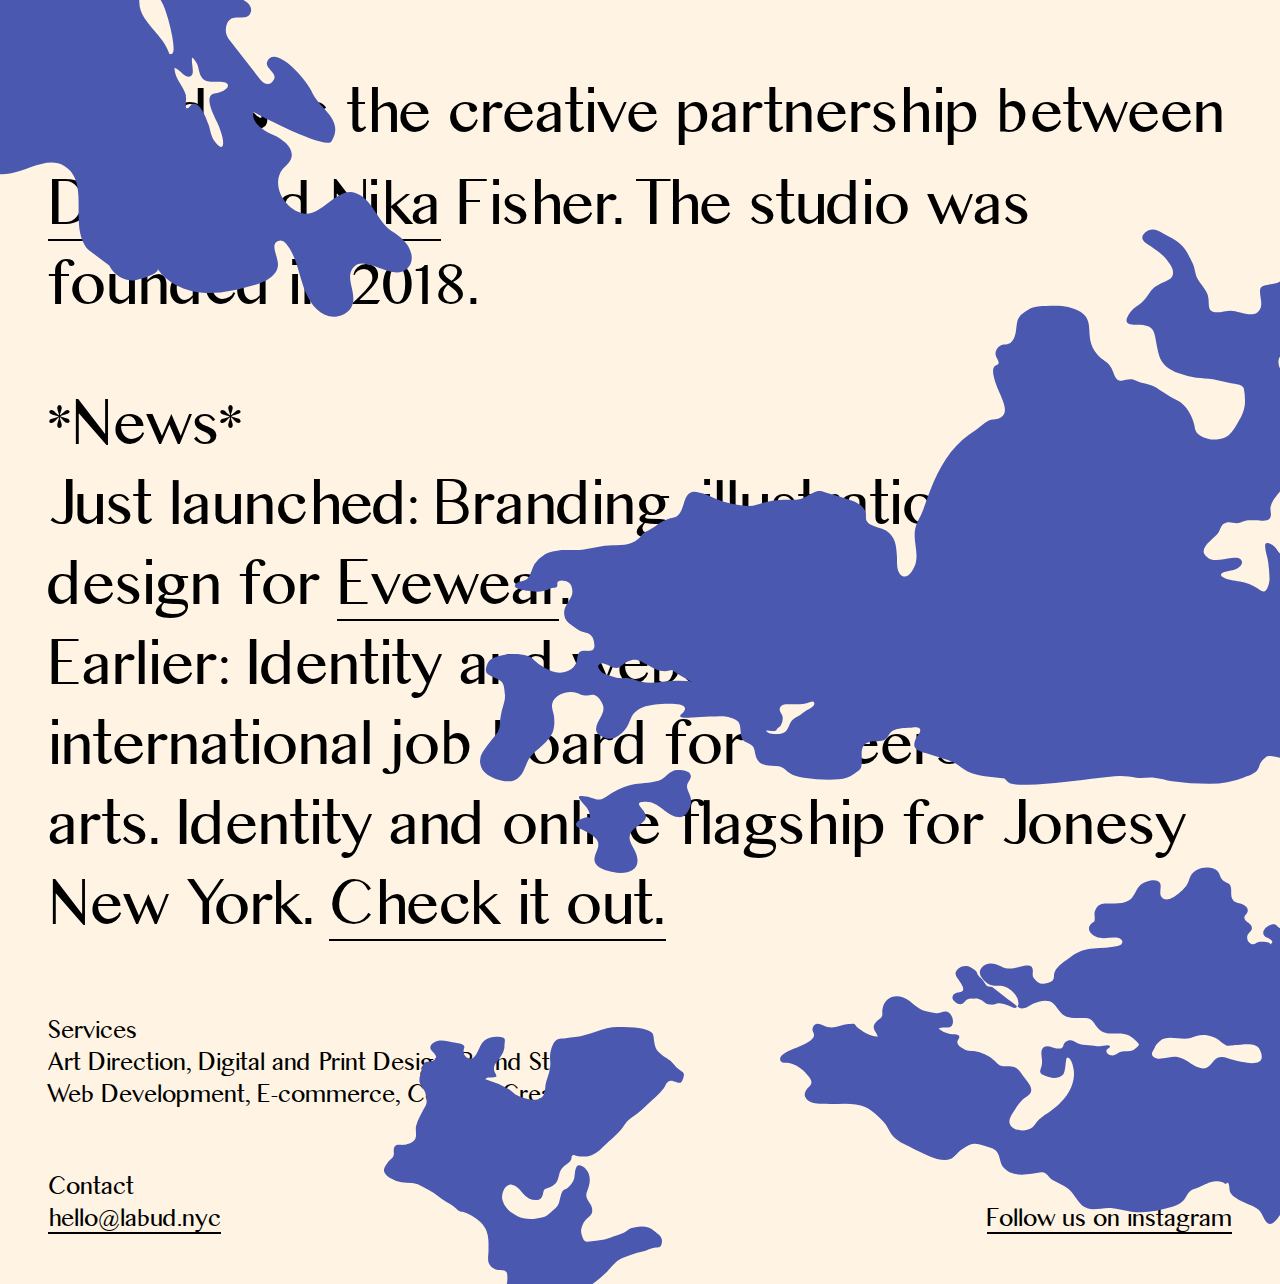
<file: index.html>
<!DOCTYPE html>
<html>
<head>
  <title>Labud | Design Studio in New York City</title>
  <!--
                                 -ymMMNdy/`
                              `yMMMMMMMMMMh/`
                              hMMMNddNMMMMMMMy:
                             oMMMd`   .hMMMMMMMs
                             mMMMh      oMMMMMM/
                             mMMMN`      .+dMMM-
                             oMMMMh`        oMMh`
      ,.                     `dMMMMm/        `+yy`
  +yhmMMMMNmdhys+:.           `hMMMMMmo.
  sMMMMMMMMMMMMMMMMNho:`        /mMMMMMMh/
   yMMMMMMMMMMMMMMMMMMMMdo.       /dMMMMMMNo`
   oMMMMMMMMMMMMMMMMMMMMMMMmo.      .omMMMMMNs`
   dMMMMMMMMMMMMMMMMMMMMMMMMMMh:       :hMMMMMN:
   dMMMMMMMMMMMMMMMMMMMMMMMMMMMMm+`      /NMMMMMs
   `yMMMMMMMMMMMMMMMMMMMMMMMMMMMMMNs.     `mMMMMMs
     :NMMMMMMMMMMMMMMMMMMMMMMMMMMMMMMy:    -MMMMMM/
      +MMMMMMMMMMMMMMMMMMMMMMMMMMMMMMMMmo-`-MMMMMMN`
       hMMMMMMMMMMMMMMMMMMMMMMMMMMMMMMMMMMMMMMMMMMM:
       .NMMMMMMMMMMMMMMMMMMMMMMMMMMMMMMMMMMMMMMMMMM/
        /MMMMMMMMMMMMMMMMMMMMMMMMMMMMMMMMMMMMMMMMMM.
         -NMMMMMMMMMMMMMMMMMMMMMMMMMMMMMMMMMMMMMMMo
          `hMMMMMMMMMMMMMMMMMMMMMMMMMMMMMMMMMMMMN+
            :dMMMMMMMMMMMMMMMMMMMMMMMMMMMMMMMMh/`
              :hMMMMMMMMMMMMMMMMMMMMMMMMMMMh+`
                `:sdNMMMMMMMMMMMMMMMMMMNd+`
                     `-/oydmmho/-...```


  Website by Labud
  -->
  <meta name="viewport" content="width=device-width, initial-scale=1.0" />
  <link rel="stylesheet" type="text/css" href="assets/main.css">
  <link rel="icon" type="image/png" href="assets/favicon.png" />
  <meta name="description" content="Labud is the creative partnership between Dylan and Nika Fisher.">
  <meta property="og:image" content="https://dcgpqqlepqtz2.cloudfront.net/etc/labud-featured-image.png" />
  <meta itemprop="image" content="https://dcgpqqlepqtz2.cloudfront.net/etc/labud-featured-image.png" />
  <meta itemprop="twitter:image" content="https://dcgpqqlepqtz2.cloudfront.net/etc/labud-featured-image.png" />
  <meta property="og:image:width" content="2796" />
  <meta property="og:image:height" content="1875" />
  <meta property="og:image:type" content="image/png" />
  <script async src="https://www.googletagmanager.com/gtag/js?id=UA-119177459-1"></script>
  <script>
    window.dataLayer = window.dataLayer || [];
    function gtag(){dataLayer.push(arguments);}
    gtag('js', new Date());
    gtag('config', 'UA-119177459-1');
  </script>
</head>
<body>
  <div class="container">
    <div class="site-content">
      <h1 class="spacing-medium">
        <span class="hoverable">Labud <span class="marker">~</span> is the creative partnership between <a class="secret" href="http://www.dylanfisher.com/" target="_blank">Dylan</a> and <a class="secret" href="https://www.nikafisher.com/" target="_blank">Nika</a> Fisher. The studio was founded in 2018.</span>
      </h1>
      <h2>
        <span class="hoverable">*News*</span><br>
        <span class="hoverable">Just launched: Branding, illustrations and site design for <a href="https://evewear.com/" target="_blank">Evewear</a>.</span><br>
        <span class="hoverable">Earlier: Identity and website for <a href="https://www.jobs.art/" target="_blank">Jobs.art</a>, an international job board for careers in the arts.</span> <span class="hoverable">Identity and online flagship for Jonesy New York. <a href="http://jonesy-nyc.com/" target="_blank">Check it out.</a></span>
      </h2>
    </div>
    <div class="footer">
      <div class="services">
        <p class="spacing-medium">
          <span class="hoverable">Services<br>Art Direction, Digital and Print Design, Brand Strategy, Web Development, E-commerce, Content Creation</span>
        </p>
        <div>
          <span class="hoverable">Contact<br><a href="">hello@labud.nyc</a></span>
        </div>
      </div>
      <div class="social">
        <a class="hoverable" href="https://www.instagram.com/labud.nyc/" target="_blank">Follow us on instagram</a>
      </div>
    </div>
    <div class="clouds back">
      <img class="cloud-3" src="assets/imgs/cloud-7.svg"/>
      <img class="cloud-6" src="assets/imgs/cloud-3.svg"/>
      <img class="cloud-4" src="assets/imgs/cloud-5.svg"/>
      <img class="cloud-5" src="assets/imgs/cloud-6.svg"/>
      <img class="cloud-8" src="assets/imgs/cloud-8.svg"/>
      <img class="cloud-9" src="assets/imgs/cloud-9.svg"/>
    </div>
  </div>
</body>
</html>
</file>
<file: assets/main.css>
@font-face {
  font-family: 'nikas-banglarelli-regular';
  src: url('fonts/banglarelli-webfont.woff2') format('woff2'),
       url('fonts/banglarelli-webfont.woff') format('woff');
  font-weight: normal;
  font-style: normal;
}

::selection {
  background-color: #FFF4E4;
}

html,
body{
  margin: 0;
  height: 100%;
}

body {
  font-family: "nikas-banglarelli-regular", arial;
  font-weight: 100;
  background-color: #FFF4E4;
  -webkit-font-smoothing: antialiased;
  line-height: 1.6;
}

a {
  color: black;
  text-decoration: none;
  border-bottom: 2px solid;
}

.secret {
  border-bottom: 2px solid;
}

a:hover {
  border-bottom: 2px dotted;
  cursor: ne-resize;
}

/* structure*/

.spacing-medium {
  margin-bottom: 60px;
}

.spacing-small {
  margin-bottom: 1vw;
}

.services,
.social {
  width: 50%;
  font-size: 20px;
}

.social {
  text-align: right;
}

.container {
  margin: 0 auto;
  display: flex;
  min-height: 100vh;
  flex-direction: column;
  position: relative;
}

.site-content {
  padding: 3em;
}

.footer {
  padding: 0 3em 3em;
  display: flex;
  align-items: flex-end;
}

.site-content {
  flex: 1;
}

/*typography*/

h1,
h2 {
  font-size: 50px;
  font-weight: normal;
  margin: 0;
}

.marker {
  font-size: 75px;
}

.hoverable {
  position: relative;
  z-index: 1;
}

.hoverable:hover {
  z-index: 2;
}

/*clouds*/
.clouds {
  overflow: hidden;
  position: absolute;
  top: 0;
  left: 0;
  width: 100%;
  height: 100%;
  z-index: 1;
  pointer-events: none;
}

.clouds img {
  position: absolute;
}

.cloud-1 {
  max-width: 550px;
  left: -50px;
  top: 330px;
  -webkit-animation: cloud-1 80s linear infinite;
  -o-animation: cloud-1 80s linear infinite;
}

@-webkit-keyframes cloud-1 {
  0% {
    transform: translateX(60vw);
  }
  100% {
    transform: translateX(-200vw);
  }
}

.cloud-2 {
  max-width: 1200px;
  min-width: 700px;
  right: -300px;
  top: -100px;
  -webkit-animation: cloud-2 101s linear infinite;
  -o-animation: cloud-2 101s linear infinite;
}

@-webkit-keyframes cloud-2 {
  0% {
    transform: translateX(100vw);
  }
  100% {
    transform: translateX(120vw);
  }
}


.cloud-3 {
  max-width: 812px;
  top: -230px;
  left: -400px;
  -webkit-animation: cloud-3 155s linear infinite;
  -o-animation: cloud-3 155s linear infinite;
}

@-webkit-keyframes cloud-3 {
  0% {
    transform: translateX(100vw);
  }
  100% {
    transform: translateX(-150vw);
  }
}

.cloud-4 {
  max-width: 250px;
  left: 50%;
  top: 40%;
  -webkit-animation: cloud-4 100s linear infinite;
  -o-animation: cloud-4 100s linear infinite;
}

@-webkit-keyframes cloud-4 {
  0% {
    transform: translateX(100vw);
  }
  100% {
    transform: translateX(-200vw);
  }
}

.cloud-5 {
  max-width: 115px;
  left: 45%;
  top: 60%;
  -webkit-animation: cloud-5 121s linear infinite;
  -o-animation: cloud-5 121s linear infinite;
}

@-webkit-keyframes cloud-5 {
  0% {
    transform: translateX(-20vw);
  }
  100% {
    transform: translateX(-100vw);
  }
}

.cloud-6 {
  max-width: 800px;
  min-width: 900px;
  right: -400px;
  bottom: 60px;
  -webkit-animation: cloud-6 97s linear infinite;
  -o-animation: cloud-6 97s linear infinite;
}

@-webkit-keyframes cloud-6 {
  0% {
    transform: translateX(100vw);
  }
  100% {
    transform: translateX(-100vw);
  }
}

.cloud-7 {
  max-width: 300px;
  top: 60%;
  left: 5%;
  -webkit-animation: cloud-7 120s linear infinite;
  -o-animation: cloud-7 120s linear infinite;
}

@-webkit-keyframes cloud-7 {
  0% {
    transform: translateX(100vw);
  }
  100% {
    transform: translateX(-100vw);
  }
}

.cloud-8 {
  max-width: 1000px;
  right: -200px;
  top: 15%;
  -webkit-animation: cloud-8 110s linear infinite;
  -o-animation: cloud-8 110s linear infinite;
}

@-webkit-keyframes cloud-8 {
  0% {
    transform: translateX(-60vw);
  }
  100% {
    transform: translateX(-100vw);
  }
}

.cloud-9 {
  max-width: 300px;
  left: 30%;
  top: 80%;
  -webkit-animation: cloud-9 170s linear infinite;
  -o-animation: cloud-9 170s linear infinite;
}

@-webkit-keyframes cloud-9 {
  0% {
    transform: translateX(40vw);
  }
  100% {
    transform: translateX(-100vw);
  }
}

.cloud-10 {
  max-width: 855px;
  left: -100px;
  bottom: -300px;
  -webkit-animation: cloud-10 150s linear infinite;
  -o-animation: cloud-10 150s linear infinite;
}

@-webkit-keyframes cloud-10 {
  0% {
    transform: translateX(60vw);
  }
  100% {
    transform: translateX(-100vw);
  }
}

.cloud-11 {
  max-width: 1700px;
  left: -100px;
  top: 680px;
  -webkit-animation: cloud-11 168s linear infinite;
  -o-animation: cloud-11 168s linear infinite;
}

@-webkit-keyframes cloud-11 {
  0% {
    transform: translateX(-10vw);
  }

  100% {
    transform: translateX(-100vw);
  }
}

@media only screen and (max-width: 768px) {
  .footer {
    padding: 0 15px 15px;
    display: block;
  }

  .services,
  .social {
    position: relative;
    width: 100%;
  }

  .social {
    right: 0;
    text-align: left;
  }

  .site-content {
    padding: 15px;
  }

  .clouds {
    min-height: 1200px;
    z-index: -1;
  }

  h1,
  h2 {
    font-size: 30px;
  }

  .marker {
    font-size: 48px;
  }

  .services,
  .social {
    font-size: 18px;
  }
}

@media only (min-height: 670px) {
  .services {
    position: relative;
  }
}
</file>
